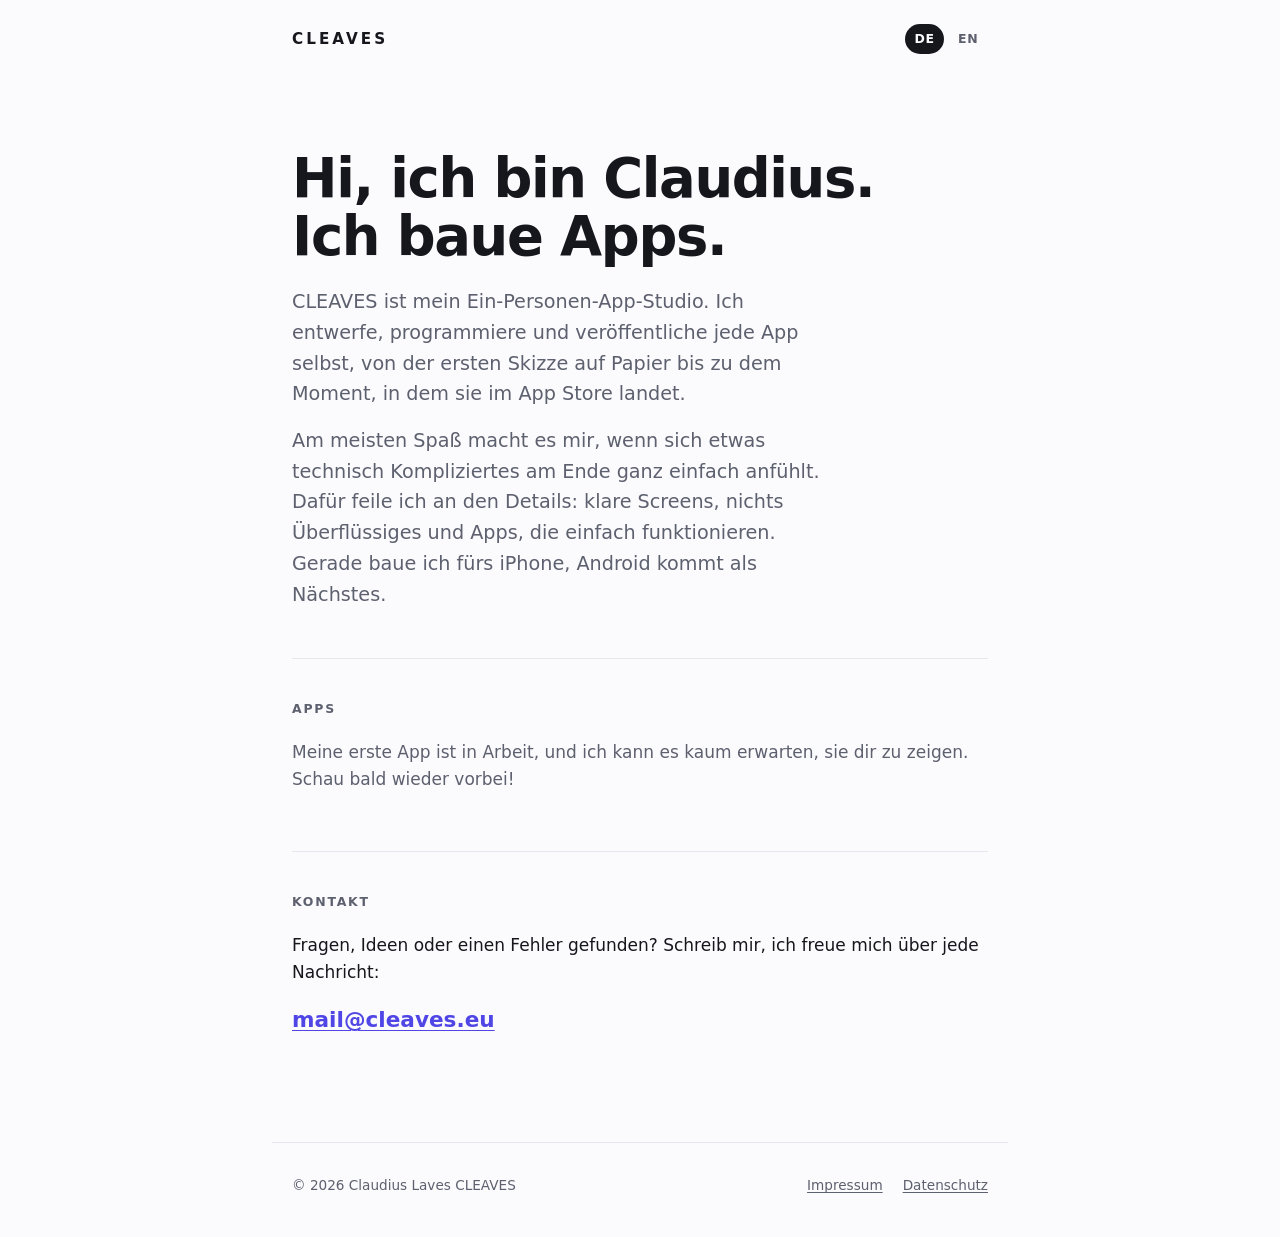
<file: de/index.html>
<!doctype html><html lang=de><head><meta name=generator content="Hugo 0.161.1"><meta charset=utf-8><meta name=viewport content="width=device-width,initial-scale=1"><title>CLEAVES</title><meta name=description content="Claudius Laves entwickelt unter dem Namen CLEAVES Apps. Zuerst fürs iPhone, Android folgt."><link rel=alternate hreflang=de href=https://www.cleaves.eu/de/><link rel=alternate hreflang=en href=https://www.cleaves.eu/en/><link rel=icon href=/favicon.svg type=image/svg+xml><link rel=stylesheet href=/css/main.min.72bade9b04f316ee5bf85beaa324b94a5d3fc0f952de2b952deb7112d5f4a98f.css integrity="sha256-crremwTzFu5b+FvqoyS5Sl0/wPlS3iuVLetxEtX0qY8="></head><body><header class="site-header wrap"><a class=wordmark href=/de/>CLEAVES</a><nav class=lang aria-label=Sprache><span aria-current=true>DE</span>
<a href=/en/ hreflang=en lang=en title=English>EN</a></nav></header><main class=wrap><section class=hero><h1>Hi, ich bin Claudius. Ich baue Apps.</h1><p>CLEAVES ist mein Ein-Personen-App-Studio. Ich entwerfe, programmiere und veröffentliche jede App
selbst, von der ersten Skizze auf Papier bis zu dem Moment, in dem sie im App Store landet.</p><p>Am meisten Spaß macht es mir, wenn sich etwas technisch Kompliziertes am Ende ganz einfach anfühlt.
Dafür feile ich an den Details: klare Screens, nichts Überflüssiges und Apps, die einfach
funktionieren. Gerade baue ich fürs iPhone, Android kommt als Nächstes.</p></section><section id=apps><h2 class=label>Apps</h2><p class=muted>Meine erste App ist in Arbeit, und ich kann es kaum erwarten, sie dir zu zeigen. Schau bald wieder vorbei!</p></section><section id=contact><h2 class=label>Kontakt</h2><p>Fragen, Ideen oder einen Fehler gefunden? Schreib mir, ich freue mich über jede Nachricht:</p><p><a class=mail href=mailto:mail@cleaves.eu>mail@cleaves.eu</a></p></section></main><footer class="site-footer wrap"><span>© 2026 Claudius Laves CLEAVES</span><nav><a href=/de/impressum/>Impressum</a><a href=/de/datenschutz/>Datenschutz</a></nav></footer></body></html>
</file>
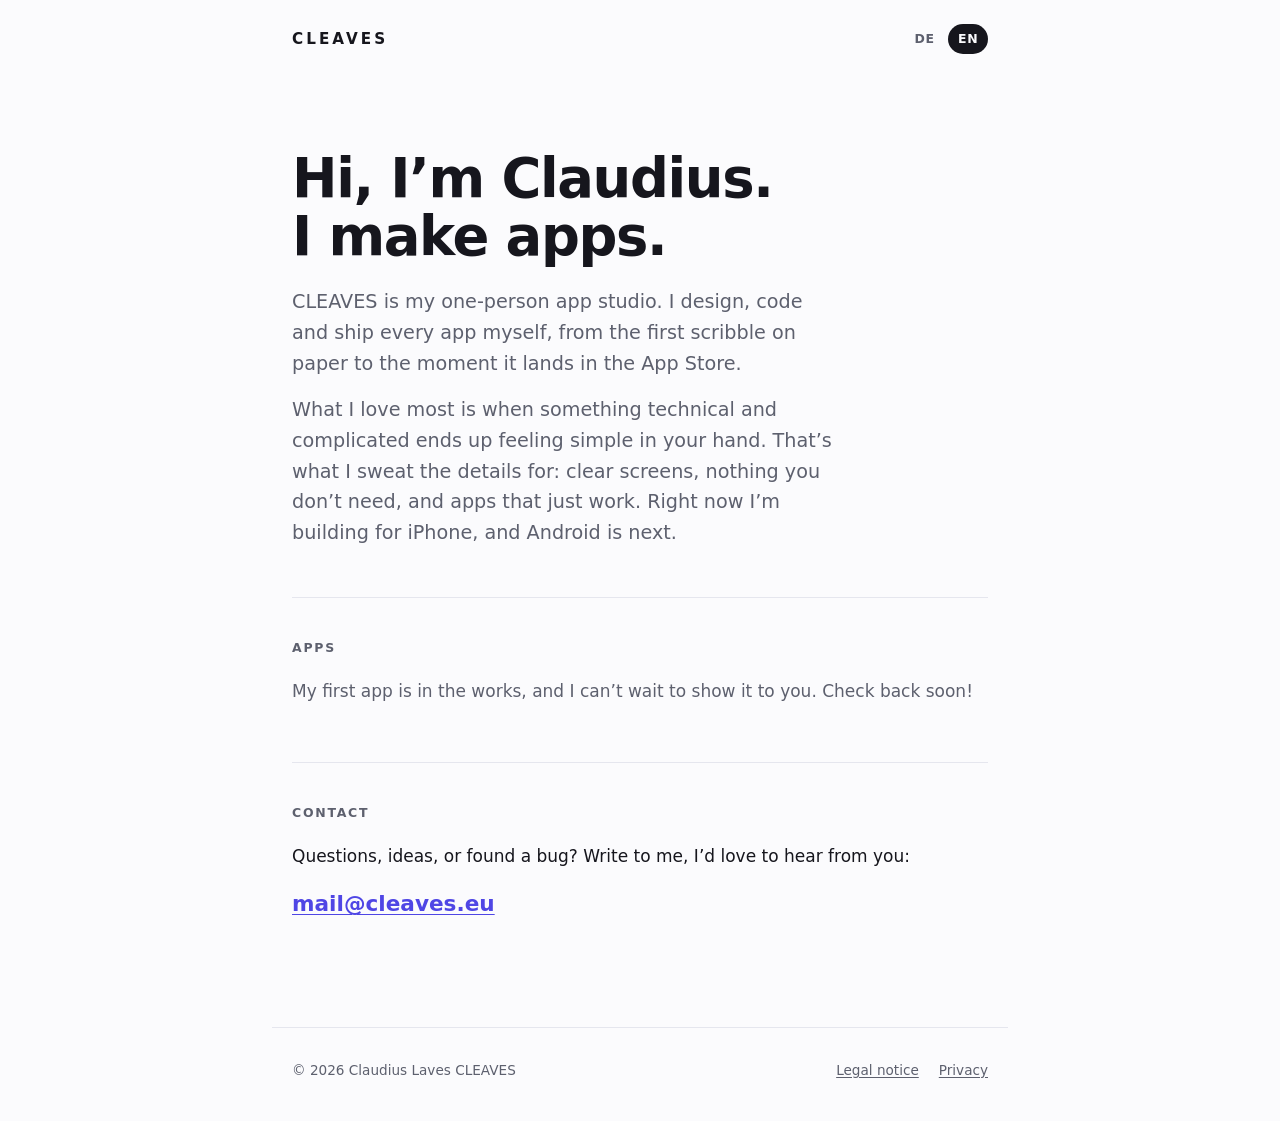
<file: en/index.html>
<!doctype html><html lang=en><head><meta name=generator content="Hugo 0.161.1"><meta charset=utf-8><meta name=viewport content="width=device-width,initial-scale=1"><title>CLEAVES</title><meta name=description content="Claudius Laves designs and builds apps under the name CLEAVES. iPhone first, Android next."><link rel=alternate hreflang=de href=https://www.cleaves.eu/de/><link rel=alternate hreflang=en href=https://www.cleaves.eu/en/><link rel=icon href=/favicon.svg type=image/svg+xml><link rel=stylesheet href=/css/main.min.72bade9b04f316ee5bf85beaa324b94a5d3fc0f952de2b952deb7112d5f4a98f.css integrity="sha256-crremwTzFu5b+FvqoyS5Sl0/wPlS3iuVLetxEtX0qY8="></head><body><header class="site-header wrap"><a class=wordmark href=/en/>CLEAVES</a><nav class=lang aria-label=Language><a href=/de/ hreflang=de lang=de title=Deutsch>DE</a>
<span aria-current=true>EN</span></nav></header><main class=wrap><section class=hero><h1>Hi, I’m Claudius. I make apps.</h1><p>CLEAVES is my one-person app studio. I design, code and ship every app myself, from the first
scribble on paper to the moment it lands in the App Store.</p><p>What I love most is when something technical and complicated ends up feeling simple in your hand.
That&rsquo;s what I sweat the details for: clear screens, nothing you don&rsquo;t need, and apps that just work.
Right now I&rsquo;m building for iPhone, and Android is next.</p></section><section id=apps><h2 class=label>Apps</h2><p class=muted>My first app is in the works, and I can’t wait to show it to you. Check back soon!</p></section><section id=contact><h2 class=label>Contact</h2><p>Questions, ideas, or found a bug? Write to me, I’d love to hear from you:</p><p><a class=mail href=mailto:mail@cleaves.eu>mail@cleaves.eu</a></p></section></main><footer class="site-footer wrap"><span>© 2026 Claudius Laves CLEAVES</span><nav><a href=/en/legal-notice/>Legal notice</a><a href=/en/privacy/>Privacy</a></nav></footer></body></html>
</file>
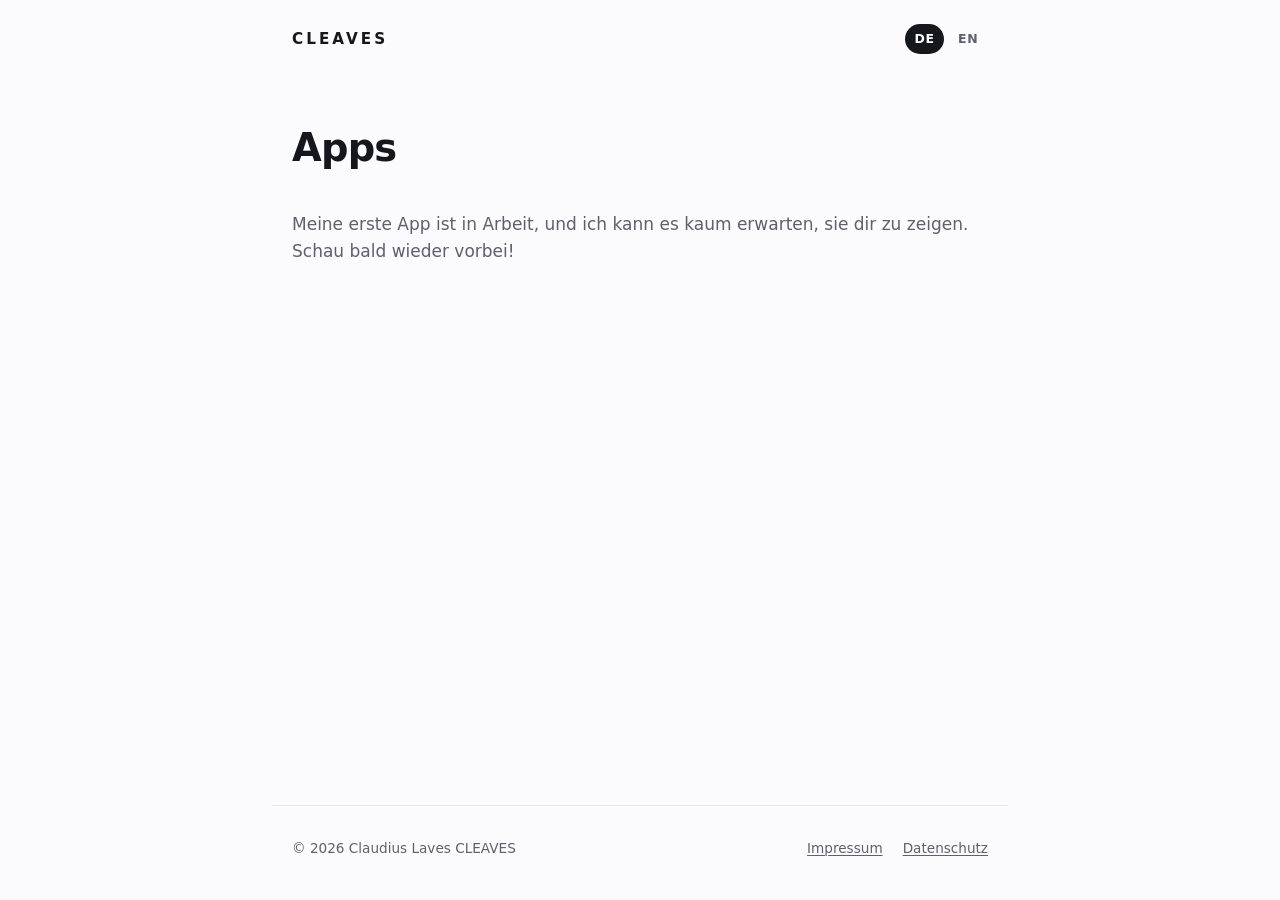
<file: de/apps/index.html>
<!doctype html><html lang=de><head><meta charset=utf-8><meta name=viewport content="width=device-width,initial-scale=1"><title>Apps · CLEAVES</title><link rel=alternate hreflang=de href=https://www.cleaves.eu/de/apps/><link rel=alternate hreflang=en href=https://www.cleaves.eu/en/apps/><link rel=icon href=/favicon.svg type=image/svg+xml><link rel=stylesheet href=/css/main.min.72bade9b04f316ee5bf85beaa324b94a5d3fc0f952de2b952deb7112d5f4a98f.css integrity="sha256-crremwTzFu5b+FvqoyS5Sl0/wPlS3iuVLetxEtX0qY8="></head><body><header class="site-header wrap"><a class=wordmark href=/de/>CLEAVES</a><nav class=lang aria-label=Sprache><span aria-current=true>DE</span>
<a href=/en/apps/ hreflang=en lang=en title=English>EN</a></nav></header><main class=wrap><article class=page><h1>Apps</h1><div class=apps><p class=muted>Meine erste App ist in Arbeit, und ich kann es kaum erwarten, sie dir zu zeigen. Schau bald wieder vorbei!</p></div></article></main><footer class="site-footer wrap"><span>© 2026 Claudius Laves CLEAVES</span><nav><a href=/de/impressum/>Impressum</a><a href=/de/datenschutz/>Datenschutz</a></nav></footer></body></html>
</file>
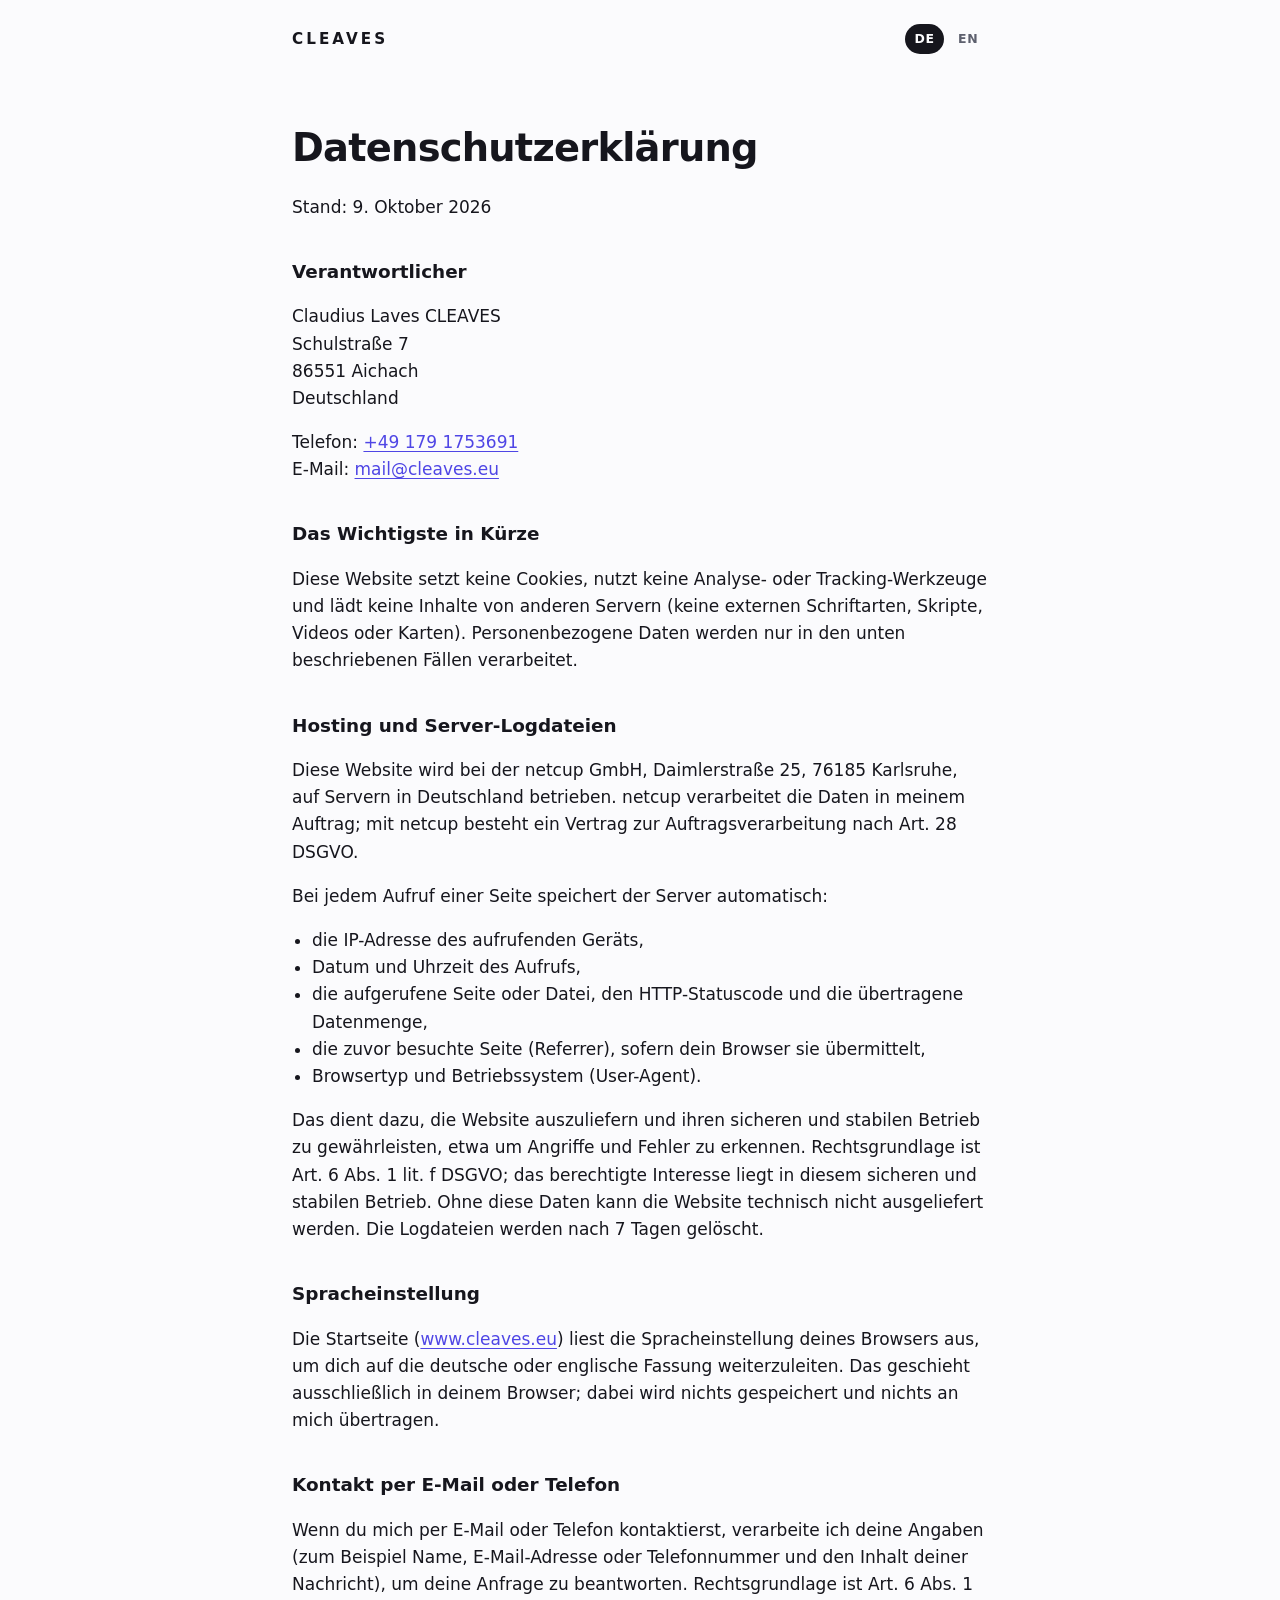
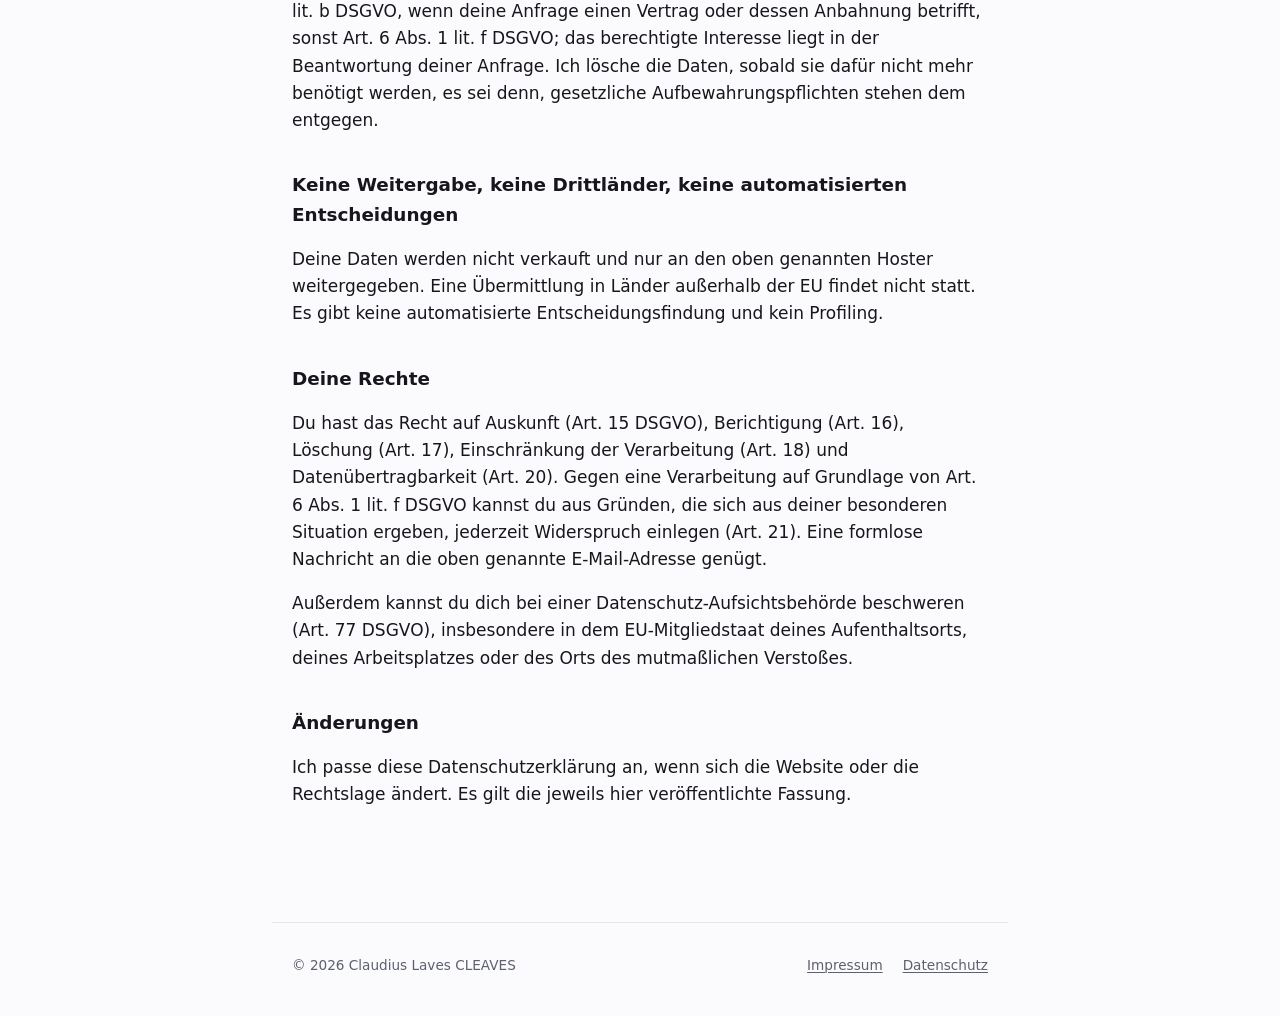
<file: de/datenschutz/index.html>
<!doctype html><html lang=de><head><meta charset=utf-8><meta name=viewport content="width=device-width,initial-scale=1"><title>Datenschutzerklärung · CLEAVES</title><link rel=alternate hreflang=de href=https://www.cleaves.eu/de/datenschutz/><link rel=alternate hreflang=en href=https://www.cleaves.eu/en/privacy/><link rel=icon href=/favicon.svg type=image/svg+xml><link rel=stylesheet href=/css/main.min.72bade9b04f316ee5bf85beaa324b94a5d3fc0f952de2b952deb7112d5f4a98f.css integrity="sha256-crremwTzFu5b+FvqoyS5Sl0/wPlS3iuVLetxEtX0qY8="></head><body><header class="site-header wrap"><a class=wordmark href=/de/>CLEAVES</a><nav class=lang aria-label=Sprache><span aria-current=true>DE</span>
<a href=/en/privacy/ hreflang=en lang=en title=English>EN</a></nav></header><main class=wrap><article class=page><header><h1>Datenschutzerklärung</h1></header><div class=prose><p>Stand: 9. Oktober 2026</p><h2 id=verantwortlicher>Verantwortlicher</h2><p>Claudius Laves CLEAVES<br>Schulstraße 7<br>86551 Aichach<br>Deutschland</p><p>Telefon: <a href=tel:+491791753691>+49 179 1753691</a><br>E-Mail: <a href=mailto:mail@cleaves.eu>mail@cleaves.eu</a></p><h2 id=das-wichtigste-in-kürze>Das Wichtigste in Kürze</h2><p>Diese Website setzt keine Cookies, nutzt keine Analyse- oder Tracking-Werkzeuge und lädt keine
Inhalte von anderen Servern (keine externen Schriftarten, Skripte, Videos oder Karten).
Personenbezogene Daten werden nur in den unten beschriebenen Fällen verarbeitet.</p><h2 id=hosting-und-server-logdateien>Hosting und Server-Logdateien</h2><p>Diese Website wird bei der netcup GmbH, Daimlerstraße 25, 76185 Karlsruhe, auf Servern in
Deutschland betrieben. netcup verarbeitet die Daten in meinem Auftrag; mit netcup besteht ein
Vertrag zur Auftragsverarbeitung nach Art. 28 DSGVO.</p><p>Bei jedem Aufruf einer Seite speichert der Server automatisch:</p><ul><li>die IP-Adresse des aufrufenden Geräts,</li><li>Datum und Uhrzeit des Aufrufs,</li><li>die aufgerufene Seite oder Datei, den HTTP-Statuscode und die übertragene Datenmenge,</li><li>die zuvor besuchte Seite (Referrer), sofern dein Browser sie übermittelt,</li><li>Browsertyp und Betriebssystem (User-Agent).</li></ul><p>Das dient dazu, die Website auszuliefern und ihren sicheren und stabilen Betrieb zu gewährleisten,
etwa um Angriffe und Fehler zu erkennen. Rechtsgrundlage ist Art. 6 Abs. 1 lit. f DSGVO; das
berechtigte Interesse liegt in diesem sicheren und stabilen Betrieb. Ohne diese Daten kann die
Website technisch nicht ausgeliefert werden. Die Logdateien werden nach
7 Tagen gelöscht.</p><h2 id=spracheinstellung>Spracheinstellung</h2><p>Die Startseite (<a href=https://www.cleaves.eu>www.cleaves.eu</a>) liest die Spracheinstellung deines Browsers aus, um dich auf die
deutsche oder englische Fassung weiterzuleiten. Das geschieht ausschließlich in deinem Browser;
dabei wird nichts gespeichert und nichts an mich übertragen.</p><h2 id=kontakt-per-e-mail-oder-telefon>Kontakt per E-Mail oder Telefon</h2><p>Wenn du mich per E-Mail oder Telefon kontaktierst, verarbeite ich deine Angaben (zum Beispiel
Name, E-Mail-Adresse oder Telefonnummer und den Inhalt deiner Nachricht), um deine Anfrage zu
beantworten. Rechtsgrundlage ist Art. 6 Abs. 1 lit. b DSGVO, wenn deine Anfrage einen Vertrag oder
dessen Anbahnung betrifft, sonst Art. 6 Abs. 1 lit. f DSGVO; das berechtigte Interesse liegt in
der Beantwortung deiner Anfrage. Ich lösche die Daten, sobald sie dafür nicht mehr benötigt
werden, es sei denn, gesetzliche Aufbewahrungspflichten stehen dem entgegen.</p><h2 id=keine-weitergabe-keine-drittländer-keine-automatisierten-entscheidungen>Keine Weitergabe, keine Drittländer, keine automatisierten Entscheidungen</h2><p>Deine Daten werden nicht verkauft und nur an den oben genannten Hoster weitergegeben. Eine
Übermittlung in Länder außerhalb der EU findet nicht statt. Es gibt keine automatisierte
Entscheidungsfindung und kein Profiling.</p><h2 id=deine-rechte>Deine Rechte</h2><p>Du hast das Recht auf Auskunft (Art. 15 DSGVO), Berichtigung (Art. 16), Löschung (Art. 17),
Einschränkung der Verarbeitung (Art. 18) und Datenübertragbarkeit (Art. 20). Gegen eine
Verarbeitung auf Grundlage von Art. 6 Abs. 1 lit. f DSGVO kannst du aus Gründen, die sich aus
deiner besonderen Situation ergeben, jederzeit Widerspruch einlegen (Art. 21). Eine formlose
Nachricht an die oben genannte E-Mail-Adresse genügt.</p><p>Außerdem kannst du dich bei einer Datenschutz-Aufsichtsbehörde beschweren (Art. 77 DSGVO),
insbesondere in dem EU-Mitgliedstaat deines Aufenthaltsorts, deines Arbeitsplatzes oder des Orts
des mutmaßlichen Verstoßes.</p><h2 id=änderungen>Änderungen</h2><p>Ich passe diese Datenschutzerklärung an, wenn sich die Website oder die Rechtslage ändert. Es gilt
die jeweils hier veröffentlichte Fassung.</p></div></article></main><footer class="site-footer wrap"><span>© 2026 Claudius Laves CLEAVES</span><nav><a href=/de/impressum/>Impressum</a><a href=/de/datenschutz/>Datenschutz</a></nav></footer></body></html>
</file>
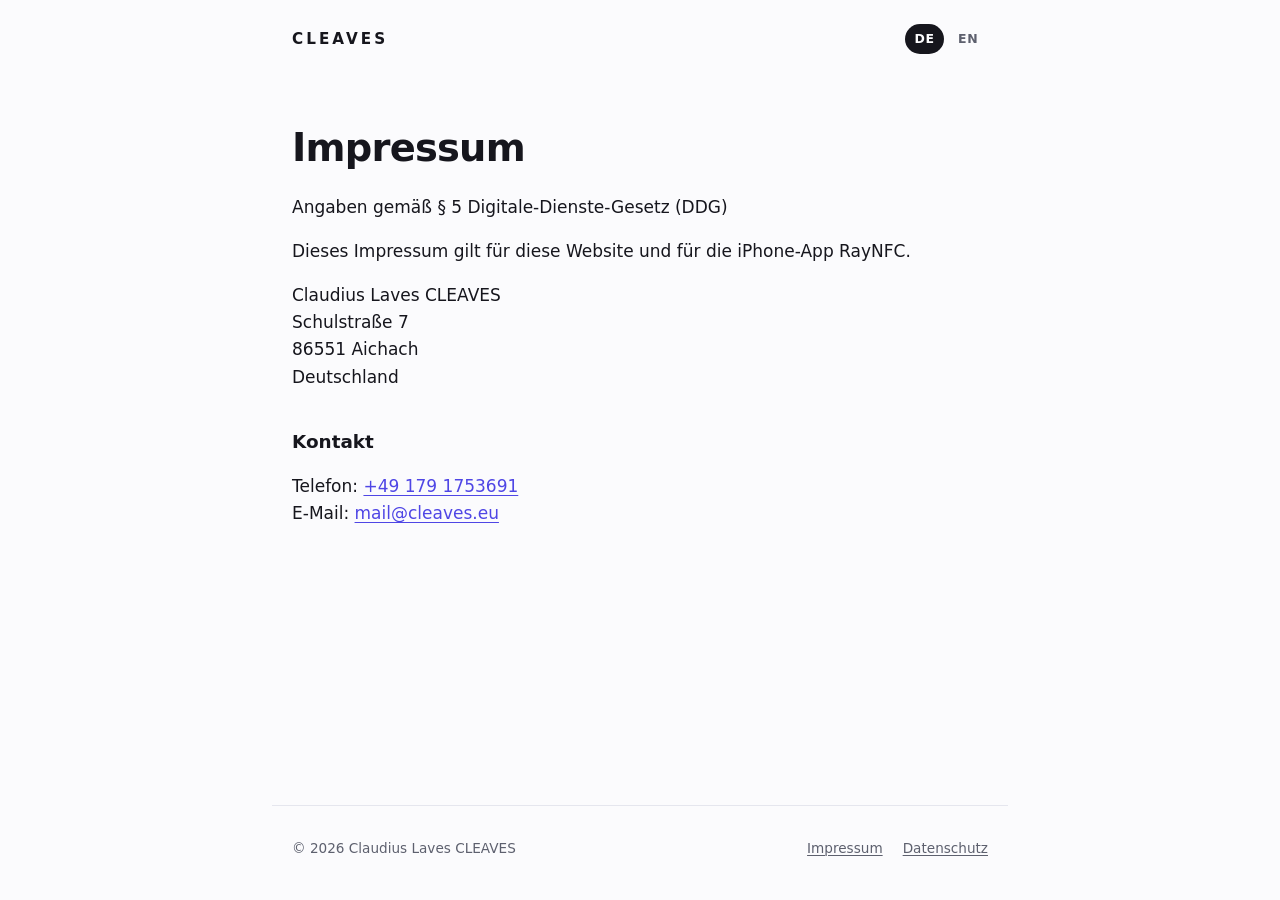
<file: de/impressum/index.html>
<!doctype html><html lang=de><head><meta charset=utf-8><meta name=viewport content="width=device-width,initial-scale=1"><title>Impressum · CLEAVES</title><link rel=alternate hreflang=de href=https://www.cleaves.eu/de/impressum/><link rel=alternate hreflang=en href=https://www.cleaves.eu/en/legal-notice/><link rel=icon href=/favicon.svg type=image/svg+xml><link rel=stylesheet href=/css/main.min.72bade9b04f316ee5bf85beaa324b94a5d3fc0f952de2b952deb7112d5f4a98f.css integrity="sha256-crremwTzFu5b+FvqoyS5Sl0/wPlS3iuVLetxEtX0qY8="></head><body><header class="site-header wrap"><a class=wordmark href=/de/>CLEAVES</a><nav class=lang aria-label=Sprache><span aria-current=true>DE</span>
<a href=/en/legal-notice/ hreflang=en lang=en title=English>EN</a></nav></header><main class=wrap><article class=page><header><h1>Impressum</h1></header><div class=prose><p>Angaben gemäß § 5 Digitale-Dienste-Gesetz (DDG)</p><p>Dieses Impressum gilt für diese Website und für die iPhone-App RayNFC.</p><p>Claudius Laves CLEAVES<br>Schulstraße 7<br>86551 Aichach<br>Deutschland</p><h2 id=kontakt>Kontakt</h2><p>Telefon: <a href=tel:+491791753691>+49 179 1753691</a><br>E-Mail: <a href=mailto:mail@cleaves.eu>mail@cleaves.eu</a></p></div></article></main><footer class="site-footer wrap"><span>© 2026 Claudius Laves CLEAVES</span><nav><a href=/de/impressum/>Impressum</a><a href=/de/datenschutz/>Datenschutz</a></nav></footer></body></html>
</file>
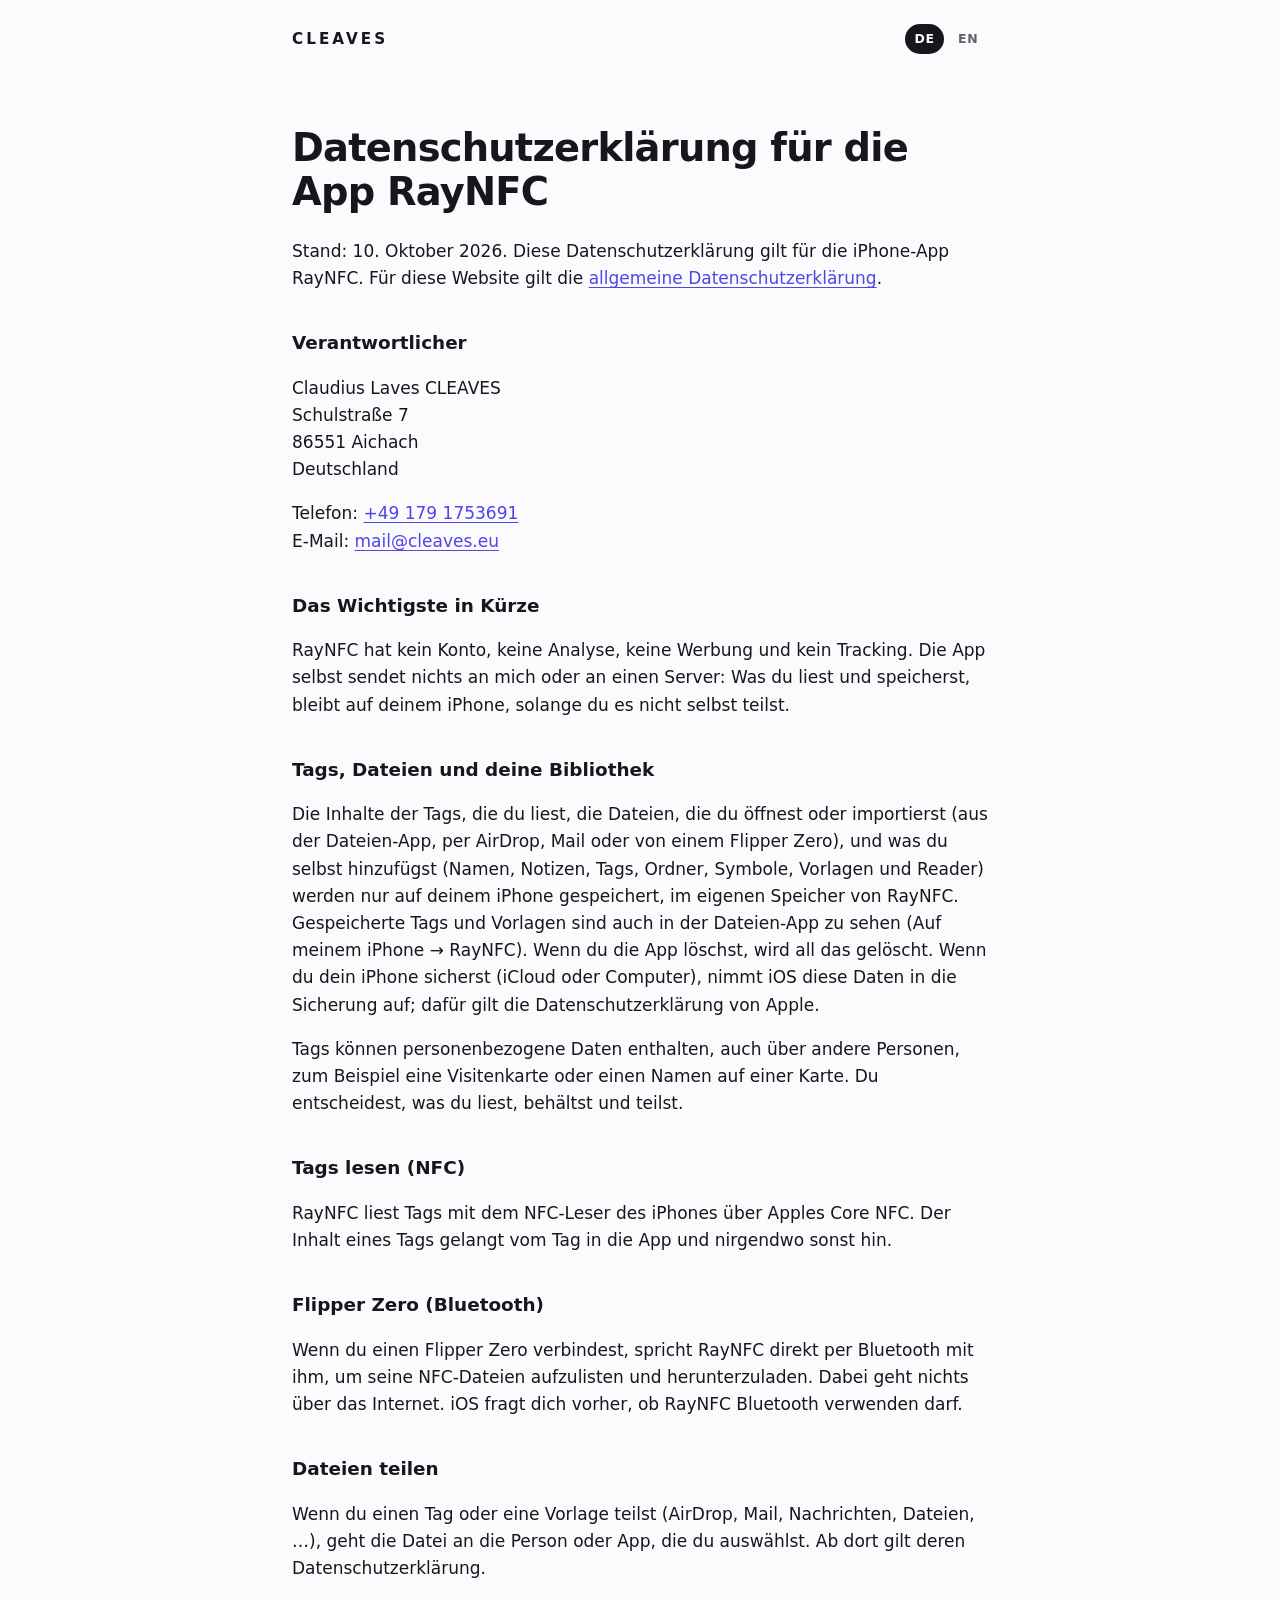
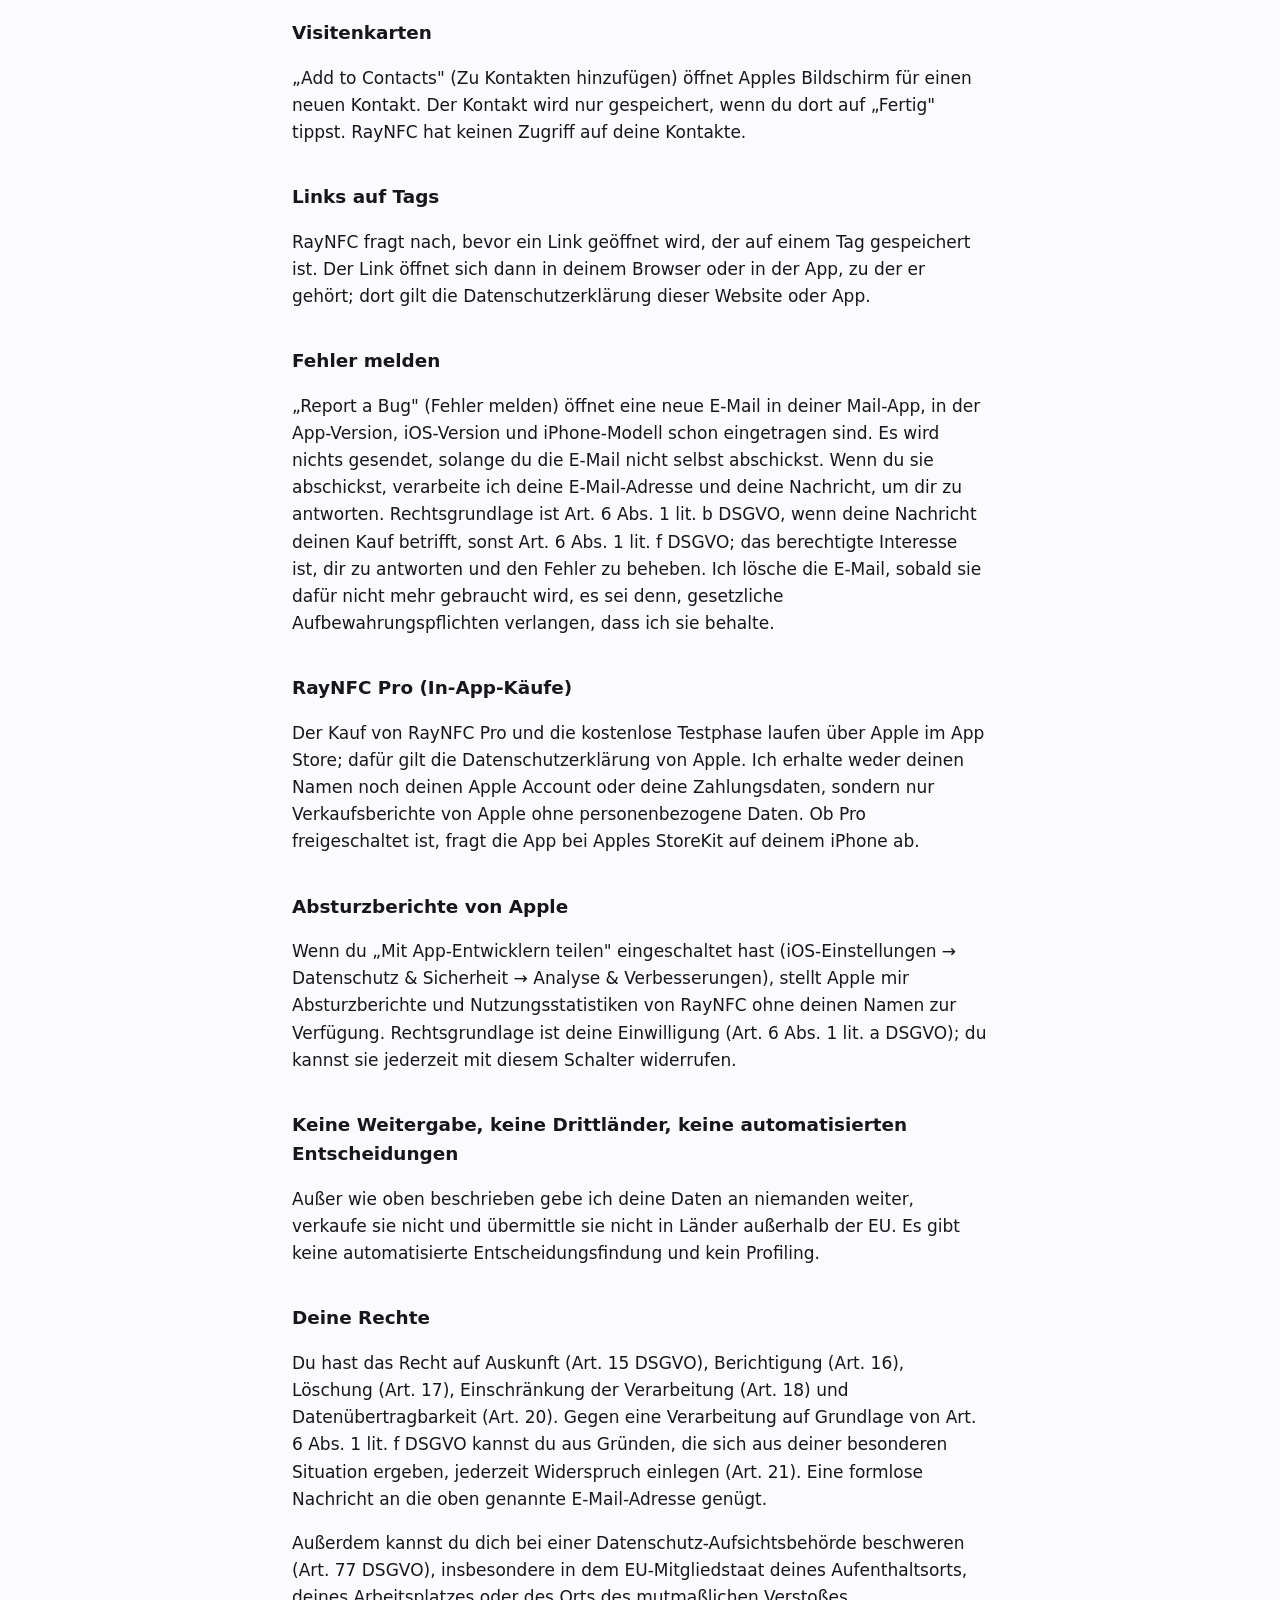
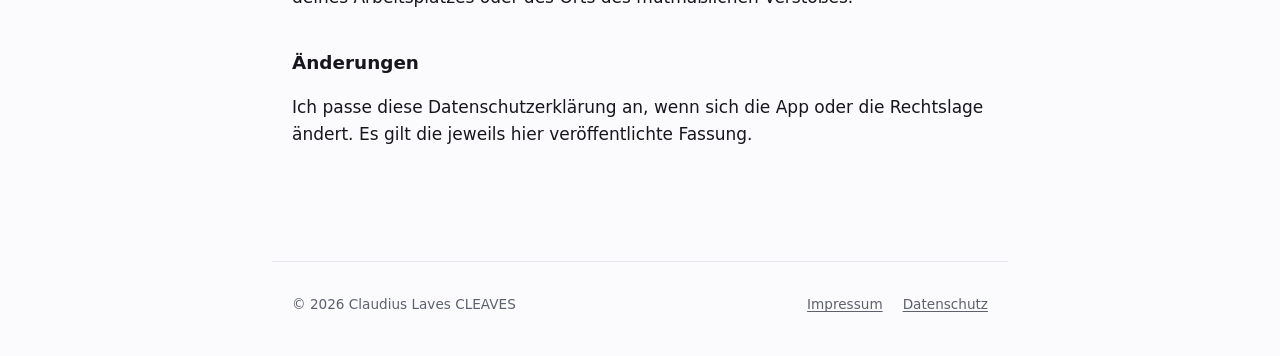
<file: de/raynfc-datenschutz/index.html>
<!doctype html><html lang=de><head><meta charset=utf-8><meta name=viewport content="width=device-width,initial-scale=1"><title>Datenschutzerklärung für die App RayNFC · CLEAVES</title><link rel=alternate hreflang=de href=https://www.cleaves.eu/de/raynfc-datenschutz/><link rel=alternate hreflang=en href=https://www.cleaves.eu/en/raynfc-privacy/><link rel=icon href=/favicon.svg type=image/svg+xml><link rel=stylesheet href=/css/main.min.72bade9b04f316ee5bf85beaa324b94a5d3fc0f952de2b952deb7112d5f4a98f.css integrity="sha256-crremwTzFu5b+FvqoyS5Sl0/wPlS3iuVLetxEtX0qY8="></head><body><header class="site-header wrap"><a class=wordmark href=/de/>CLEAVES</a><nav class=lang aria-label=Sprache><span aria-current=true>DE</span>
<a href=/en/raynfc-privacy/ hreflang=en lang=en title=English>EN</a></nav></header><main class=wrap><article class=page><header><h1>Datenschutzerklärung für die App RayNFC</h1></header><div class=prose><p>Stand: 10. Oktober 2026. Diese Datenschutzerklärung gilt für die iPhone-App RayNFC. Für diese
Website gilt die <a href=/de/datenschutz/>allgemeine Datenschutzerklärung</a>.</p><h2 id=verantwortlicher>Verantwortlicher</h2><p>Claudius Laves CLEAVES<br>Schulstraße 7<br>86551 Aichach<br>Deutschland</p><p>Telefon: <a href=tel:+491791753691>+49 179 1753691</a><br>E-Mail: <a href=mailto:mail@cleaves.eu>mail@cleaves.eu</a></p><h2 id=das-wichtigste-in-kürze>Das Wichtigste in Kürze</h2><p>RayNFC hat kein Konto, keine Analyse, keine Werbung und kein Tracking. Die App selbst sendet nichts
an mich oder an einen Server: Was du liest und speicherst, bleibt auf deinem iPhone, solange du es
nicht selbst teilst.</p><h2 id=tags-dateien-und-deine-bibliothek>Tags, Dateien und deine Bibliothek</h2><p>Die Inhalte der Tags, die du liest, die Dateien, die du öffnest oder importierst (aus der
Dateien-App, per AirDrop, Mail oder von einem Flipper Zero), und was du selbst hinzufügst (Namen,
Notizen, Tags, Ordner, Symbole, Vorlagen und Reader) werden nur auf deinem iPhone gespeichert, im
eigenen Speicher von RayNFC. Gespeicherte Tags und Vorlagen sind auch in der Dateien-App zu sehen
(Auf meinem iPhone → RayNFC). Wenn du die App löschst, wird all das gelöscht. Wenn du dein iPhone
sicherst (iCloud oder Computer), nimmt iOS diese Daten in die Sicherung auf; dafür gilt die
Datenschutzerklärung von Apple.</p><p>Tags können personenbezogene Daten enthalten, auch über andere Personen, zum Beispiel eine
Visitenkarte oder einen Namen auf einer Karte. Du entscheidest, was du liest, behältst und teilst.</p><h2 id=tags-lesen-nfc>Tags lesen (NFC)</h2><p>RayNFC liest Tags mit dem NFC-Leser des iPhones über Apples Core NFC. Der Inhalt eines Tags
gelangt vom Tag in die App und nirgendwo sonst hin.</p><h2 id=flipper-zero-bluetooth>Flipper Zero (Bluetooth)</h2><p>Wenn du einen Flipper Zero verbindest, spricht RayNFC direkt per Bluetooth mit ihm, um seine
NFC-Dateien aufzulisten und herunterzuladen. Dabei geht nichts über das Internet. iOS fragt dich
vorher, ob RayNFC Bluetooth verwenden darf.</p><h2 id=dateien-teilen>Dateien teilen</h2><p>Wenn du einen Tag oder eine Vorlage teilst (AirDrop, Mail, Nachrichten, Dateien, …), geht die Datei
an die Person oder App, die du auswählst. Ab dort gilt deren Datenschutzerklärung.</p><h2 id=visitenkarten>Visitenkarten</h2><p>„Add to Contacts" (Zu Kontakten hinzufügen) öffnet Apples Bildschirm für einen neuen Kontakt. Der
Kontakt wird nur gespeichert, wenn du dort auf „Fertig" tippst. RayNFC hat keinen Zugriff auf deine
Kontakte.</p><h2 id=links-auf-tags>Links auf Tags</h2><p>RayNFC fragt nach, bevor ein Link geöffnet wird, der auf einem Tag gespeichert ist. Der Link öffnet
sich dann in deinem Browser oder in der App, zu der er gehört; dort gilt die Datenschutzerklärung
dieser Website oder App.</p><h2 id=fehler-melden>Fehler melden</h2><p>„Report a Bug" (Fehler melden) öffnet eine neue E-Mail in deiner Mail-App, in der App-Version,
iOS-Version und iPhone-Modell schon eingetragen sind. Es wird nichts gesendet, solange du die E-Mail
nicht selbst abschickst. Wenn du sie abschickst, verarbeite ich deine E-Mail-Adresse und deine
Nachricht, um dir zu antworten. Rechtsgrundlage ist Art. 6 Abs. 1 lit. b DSGVO, wenn deine Nachricht
deinen Kauf betrifft, sonst Art. 6 Abs. 1 lit. f DSGVO; das berechtigte Interesse ist, dir zu
antworten und den Fehler zu beheben. Ich lösche die E-Mail, sobald sie dafür nicht mehr gebraucht
wird, es sei denn, gesetzliche Aufbewahrungspflichten verlangen, dass ich sie behalte.</p><h2 id=raynfc-pro-in-app-käufe>RayNFC Pro (In-App-Käufe)</h2><p>Der Kauf von RayNFC Pro und die kostenlose Testphase laufen über Apple im App Store; dafür gilt die
Datenschutzerklärung von Apple. Ich erhalte weder deinen Namen noch deinen Apple Account oder deine
Zahlungsdaten, sondern nur Verkaufsberichte von Apple ohne personenbezogene Daten. Ob Pro
freigeschaltet ist, fragt die App bei Apples StoreKit auf deinem iPhone ab.</p><h2 id=absturzberichte-von-apple>Absturzberichte von Apple</h2><p>Wenn du „Mit App-Entwicklern teilen" eingeschaltet hast (iOS-Einstellungen → Datenschutz &
Sicherheit → Analyse & Verbesserungen), stellt Apple mir Absturzberichte und Nutzungsstatistiken von
RayNFC ohne deinen Namen zur Verfügung. Rechtsgrundlage ist deine Einwilligung (Art. 6 Abs. 1 lit. a
DSGVO); du kannst sie jederzeit mit diesem Schalter widerrufen.</p><h2 id=keine-weitergabe-keine-drittländer-keine-automatisierten-entscheidungen>Keine Weitergabe, keine Drittländer, keine automatisierten Entscheidungen</h2><p>Außer wie oben beschrieben gebe ich deine Daten an niemanden weiter, verkaufe sie nicht und
übermittle sie nicht in Länder außerhalb der EU. Es gibt keine automatisierte Entscheidungsfindung
und kein Profiling.</p><h2 id=deine-rechte>Deine Rechte</h2><p>Du hast das Recht auf Auskunft (Art. 15 DSGVO), Berichtigung (Art. 16), Löschung (Art. 17),
Einschränkung der Verarbeitung (Art. 18) und Datenübertragbarkeit (Art. 20). Gegen eine
Verarbeitung auf Grundlage von Art. 6 Abs. 1 lit. f DSGVO kannst du aus Gründen, die sich aus
deiner besonderen Situation ergeben, jederzeit Widerspruch einlegen (Art. 21). Eine formlose
Nachricht an die oben genannte E-Mail-Adresse genügt.</p><p>Außerdem kannst du dich bei einer Datenschutz-Aufsichtsbehörde beschweren (Art. 77 DSGVO),
insbesondere in dem EU-Mitgliedstaat deines Aufenthaltsorts, deines Arbeitsplatzes oder des Orts
des mutmaßlichen Verstoßes.</p><h2 id=änderungen>Änderungen</h2><p>Ich passe diese Datenschutzerklärung an, wenn sich die App oder die Rechtslage ändert. Es gilt die
jeweils hier veröffentlichte Fassung.</p></div></article></main><footer class="site-footer wrap"><span>© 2026 Claudius Laves CLEAVES</span><nav><a href=/de/impressum/>Impressum</a><a href=/de/datenschutz/>Datenschutz</a></nav></footer></body></html>
</file>
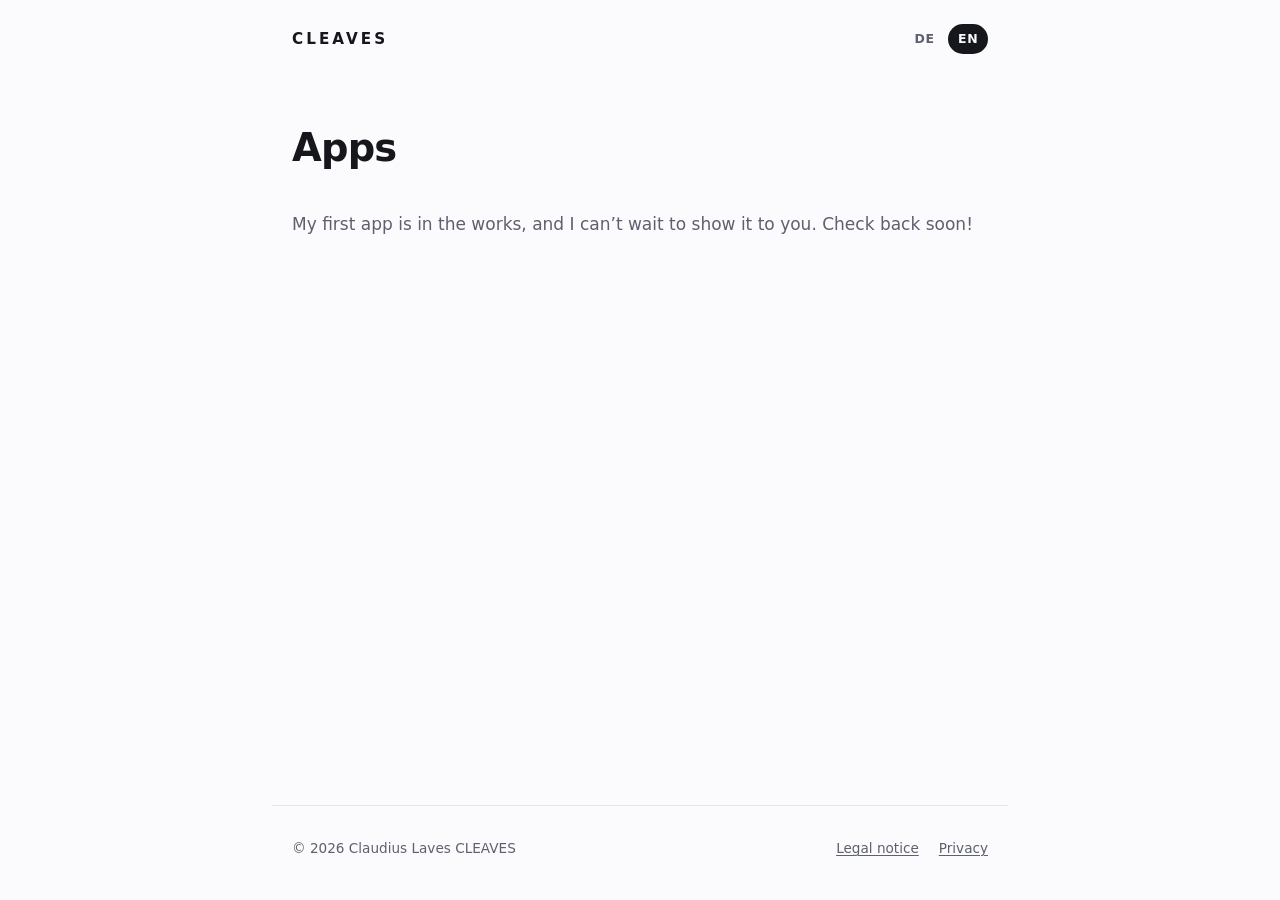
<file: en/apps/index.html>
<!doctype html><html lang=en><head><meta charset=utf-8><meta name=viewport content="width=device-width,initial-scale=1"><title>Apps · CLEAVES</title><link rel=alternate hreflang=de href=https://www.cleaves.eu/de/apps/><link rel=alternate hreflang=en href=https://www.cleaves.eu/en/apps/><link rel=icon href=/favicon.svg type=image/svg+xml><link rel=stylesheet href=/css/main.min.72bade9b04f316ee5bf85beaa324b94a5d3fc0f952de2b952deb7112d5f4a98f.css integrity="sha256-crremwTzFu5b+FvqoyS5Sl0/wPlS3iuVLetxEtX0qY8="></head><body><header class="site-header wrap"><a class=wordmark href=/en/>CLEAVES</a><nav class=lang aria-label=Language><a href=/de/apps/ hreflang=de lang=de title=Deutsch>DE</a>
<span aria-current=true>EN</span></nav></header><main class=wrap><article class=page><h1>Apps</h1><div class=apps><p class=muted>My first app is in the works, and I can’t wait to show it to you. Check back soon!</p></div></article></main><footer class="site-footer wrap"><span>© 2026 Claudius Laves CLEAVES</span><nav><a href=/en/legal-notice/>Legal notice</a><a href=/en/privacy/>Privacy</a></nav></footer></body></html>
</file>
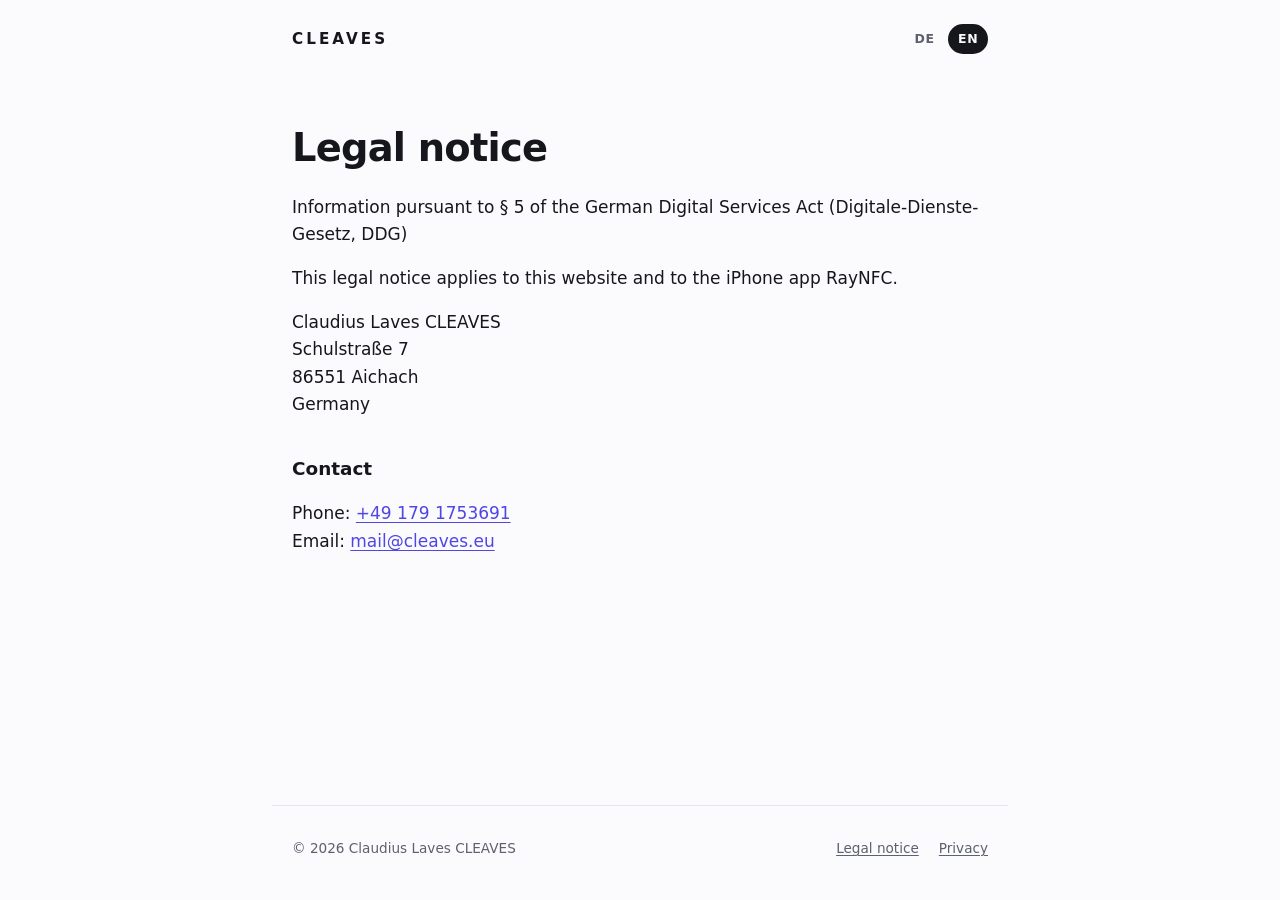
<file: en/legal-notice/index.html>
<!doctype html><html lang=en><head><meta charset=utf-8><meta name=viewport content="width=device-width,initial-scale=1"><title>Legal notice · CLEAVES</title><link rel=alternate hreflang=de href=https://www.cleaves.eu/de/impressum/><link rel=alternate hreflang=en href=https://www.cleaves.eu/en/legal-notice/><link rel=icon href=/favicon.svg type=image/svg+xml><link rel=stylesheet href=/css/main.min.72bade9b04f316ee5bf85beaa324b94a5d3fc0f952de2b952deb7112d5f4a98f.css integrity="sha256-crremwTzFu5b+FvqoyS5Sl0/wPlS3iuVLetxEtX0qY8="></head><body><header class="site-header wrap"><a class=wordmark href=/en/>CLEAVES</a><nav class=lang aria-label=Language><a href=/de/impressum/ hreflang=de lang=de title=Deutsch>DE</a>
<span aria-current=true>EN</span></nav></header><main class=wrap><article class=page><header><h1>Legal notice</h1></header><div class=prose><p>Information pursuant to § 5 of the German Digital Services Act (Digitale-Dienste-Gesetz, DDG)</p><p>This legal notice applies to this website and to the iPhone app RayNFC.</p><p>Claudius Laves CLEAVES<br>Schulstraße 7<br>86551 Aichach<br>Germany</p><h2 id=contact>Contact</h2><p>Phone: <a href=tel:+491791753691>+49 179 1753691</a><br>Email: <a href=mailto:mail@cleaves.eu>mail@cleaves.eu</a></p></div></article></main><footer class="site-footer wrap"><span>© 2026 Claudius Laves CLEAVES</span><nav><a href=/en/legal-notice/>Legal notice</a><a href=/en/privacy/>Privacy</a></nav></footer></body></html>
</file>
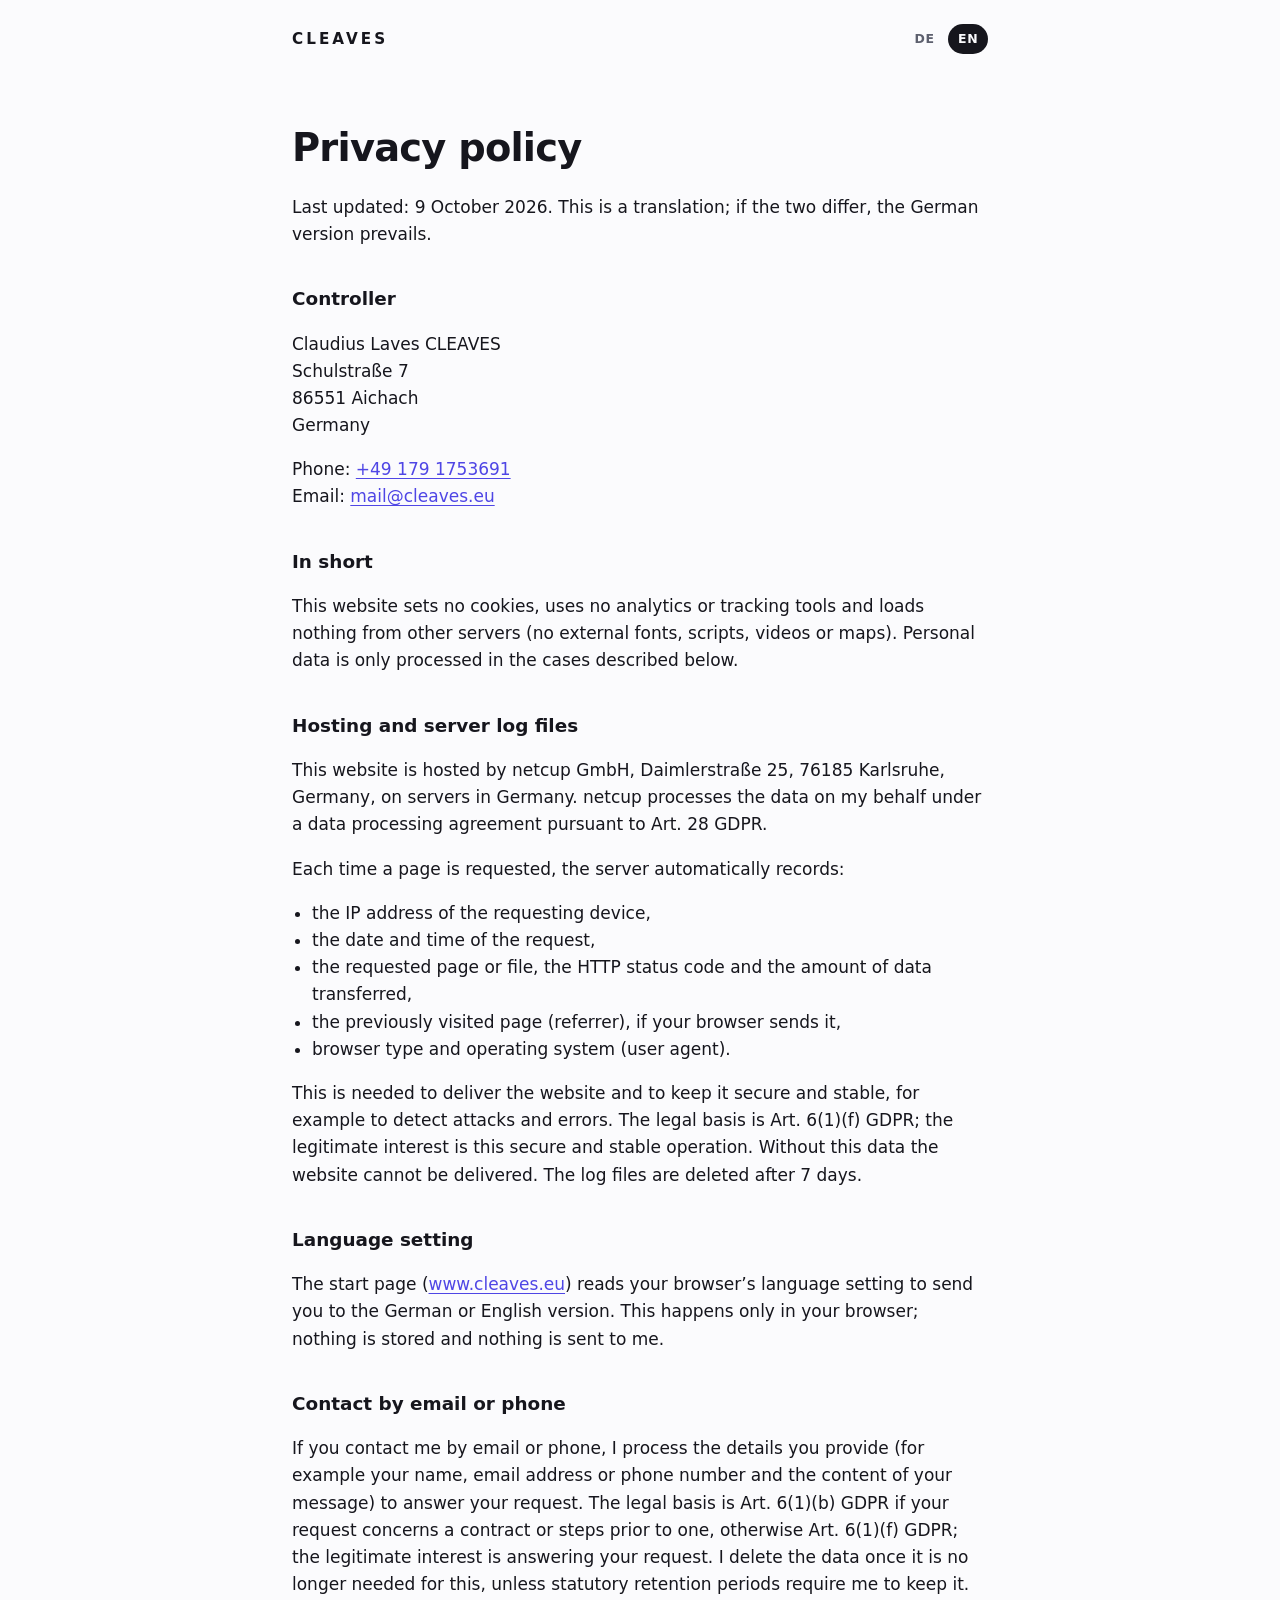
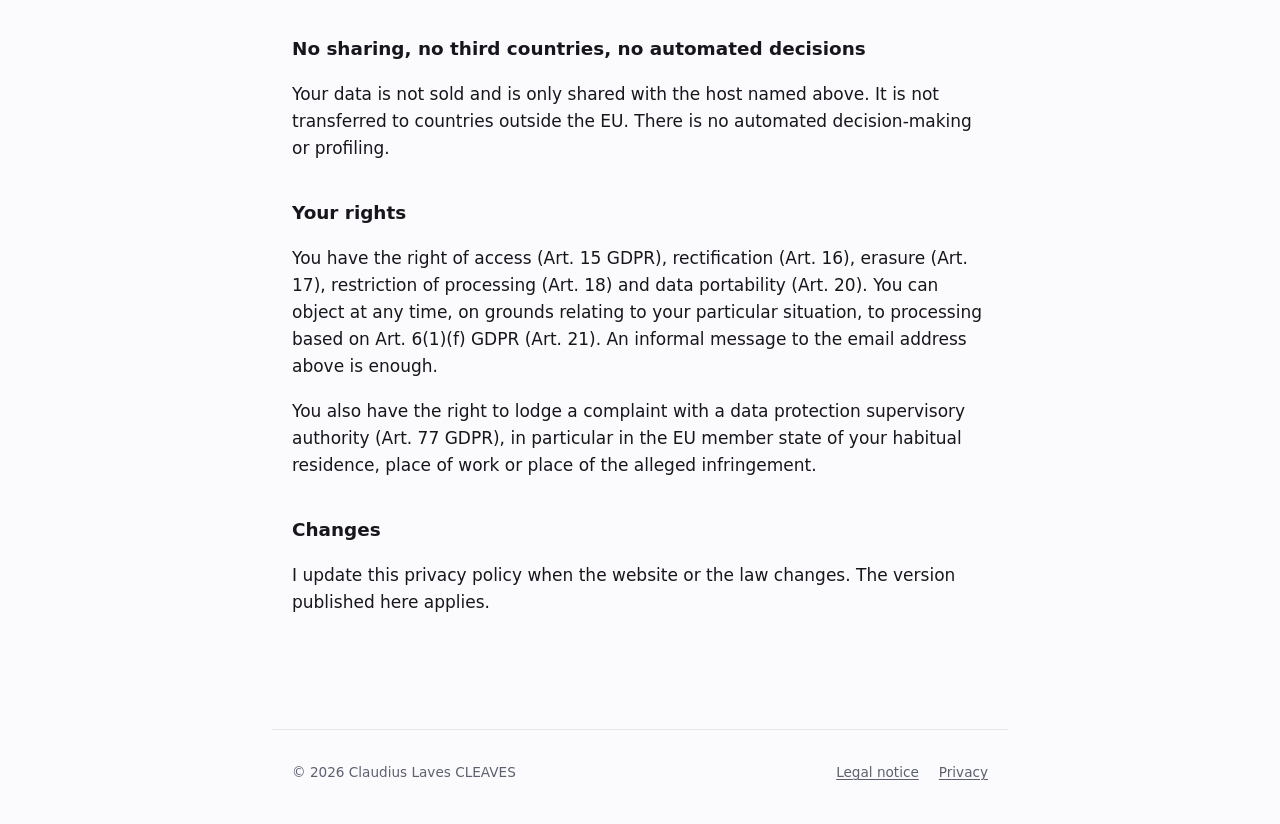
<file: en/privacy/index.html>
<!doctype html><html lang=en><head><meta charset=utf-8><meta name=viewport content="width=device-width,initial-scale=1"><title>Privacy policy · CLEAVES</title><link rel=alternate hreflang=de href=https://www.cleaves.eu/de/datenschutz/><link rel=alternate hreflang=en href=https://www.cleaves.eu/en/privacy/><link rel=icon href=/favicon.svg type=image/svg+xml><link rel=stylesheet href=/css/main.min.72bade9b04f316ee5bf85beaa324b94a5d3fc0f952de2b952deb7112d5f4a98f.css integrity="sha256-crremwTzFu5b+FvqoyS5Sl0/wPlS3iuVLetxEtX0qY8="></head><body><header class="site-header wrap"><a class=wordmark href=/en/>CLEAVES</a><nav class=lang aria-label=Language><a href=/de/datenschutz/ hreflang=de lang=de title=Deutsch>DE</a>
<span aria-current=true>EN</span></nav></header><main class=wrap><article class=page><header><h1>Privacy policy</h1></header><div class=prose><p>Last updated: 9 October 2026. This is a translation; if the two differ, the German version
prevails.</p><h2 id=controller>Controller</h2><p>Claudius Laves CLEAVES<br>Schulstraße 7<br>86551 Aichach<br>Germany</p><p>Phone: <a href=tel:+491791753691>+49 179 1753691</a><br>Email: <a href=mailto:mail@cleaves.eu>mail@cleaves.eu</a></p><h2 id=in-short>In short</h2><p>This website sets no cookies, uses no analytics or tracking tools and loads nothing from other
servers (no external fonts, scripts, videos or maps). Personal data is only processed in the cases
described below.</p><h2 id=hosting-and-server-log-files>Hosting and server log files</h2><p>This website is hosted by netcup GmbH, Daimlerstraße 25, 76185 Karlsruhe, Germany, on servers in
Germany. netcup processes the data on my behalf under a data processing agreement pursuant to
Art. 28 GDPR.</p><p>Each time a page is requested, the server automatically records:</p><ul><li>the IP address of the requesting device,</li><li>the date and time of the request,</li><li>the requested page or file, the HTTP status code and the amount of data transferred,</li><li>the previously visited page (referrer), if your browser sends it,</li><li>browser type and operating system (user agent).</li></ul><p>This is needed to deliver the website and to keep it secure and stable, for example to detect
attacks and errors. The legal basis is Art. 6(1)(f) GDPR; the legitimate interest is this secure
and stable operation. Without this data the website cannot be delivered. The log files are
deleted after 7 days.</p><h2 id=language-setting>Language setting</h2><p>The start page (<a href=https://www.cleaves.eu>www.cleaves.eu</a>) reads your browser&rsquo;s language setting to send you to the German or
English version. This happens only in your browser; nothing is stored and nothing is sent to me.</p><h2 id=contact-by-email-or-phone>Contact by email or phone</h2><p>If you contact me by email or phone, I process the details you provide (for example your name,
email address or phone number and the content of your message) to answer your request. The legal
basis is Art. 6(1)(b) GDPR if your request concerns a contract or steps prior to one, otherwise
Art. 6(1)(f) GDPR; the legitimate interest is answering your request. I delete the data once it
is no longer needed for this, unless statutory retention periods require me to keep it.</p><h2 id=no-sharing-no-third-countries-no-automated-decisions>No sharing, no third countries, no automated decisions</h2><p>Your data is not sold and is only shared with the host named above. It is not transferred to
countries outside the EU. There is no automated decision-making or profiling.</p><h2 id=your-rights>Your rights</h2><p>You have the right of access (Art. 15 GDPR), rectification (Art. 16), erasure (Art. 17),
restriction of processing (Art. 18) and data portability (Art. 20). You can object at any time,
on grounds relating to your particular situation, to processing based on Art. 6(1)(f) GDPR
(Art. 21). An informal message to the email address above is enough.</p><p>You also have the right to lodge a complaint with a data protection supervisory authority
(Art. 77 GDPR), in particular in the EU member state of your habitual residence, place of work or
place of the alleged infringement.</p><h2 id=changes>Changes</h2><p>I update this privacy policy when the website or the law changes. The version published here
applies.</p></div></article></main><footer class="site-footer wrap"><span>© 2026 Claudius Laves CLEAVES</span><nav><a href=/en/legal-notice/>Legal notice</a><a href=/en/privacy/>Privacy</a></nav></footer></body></html>
</file>
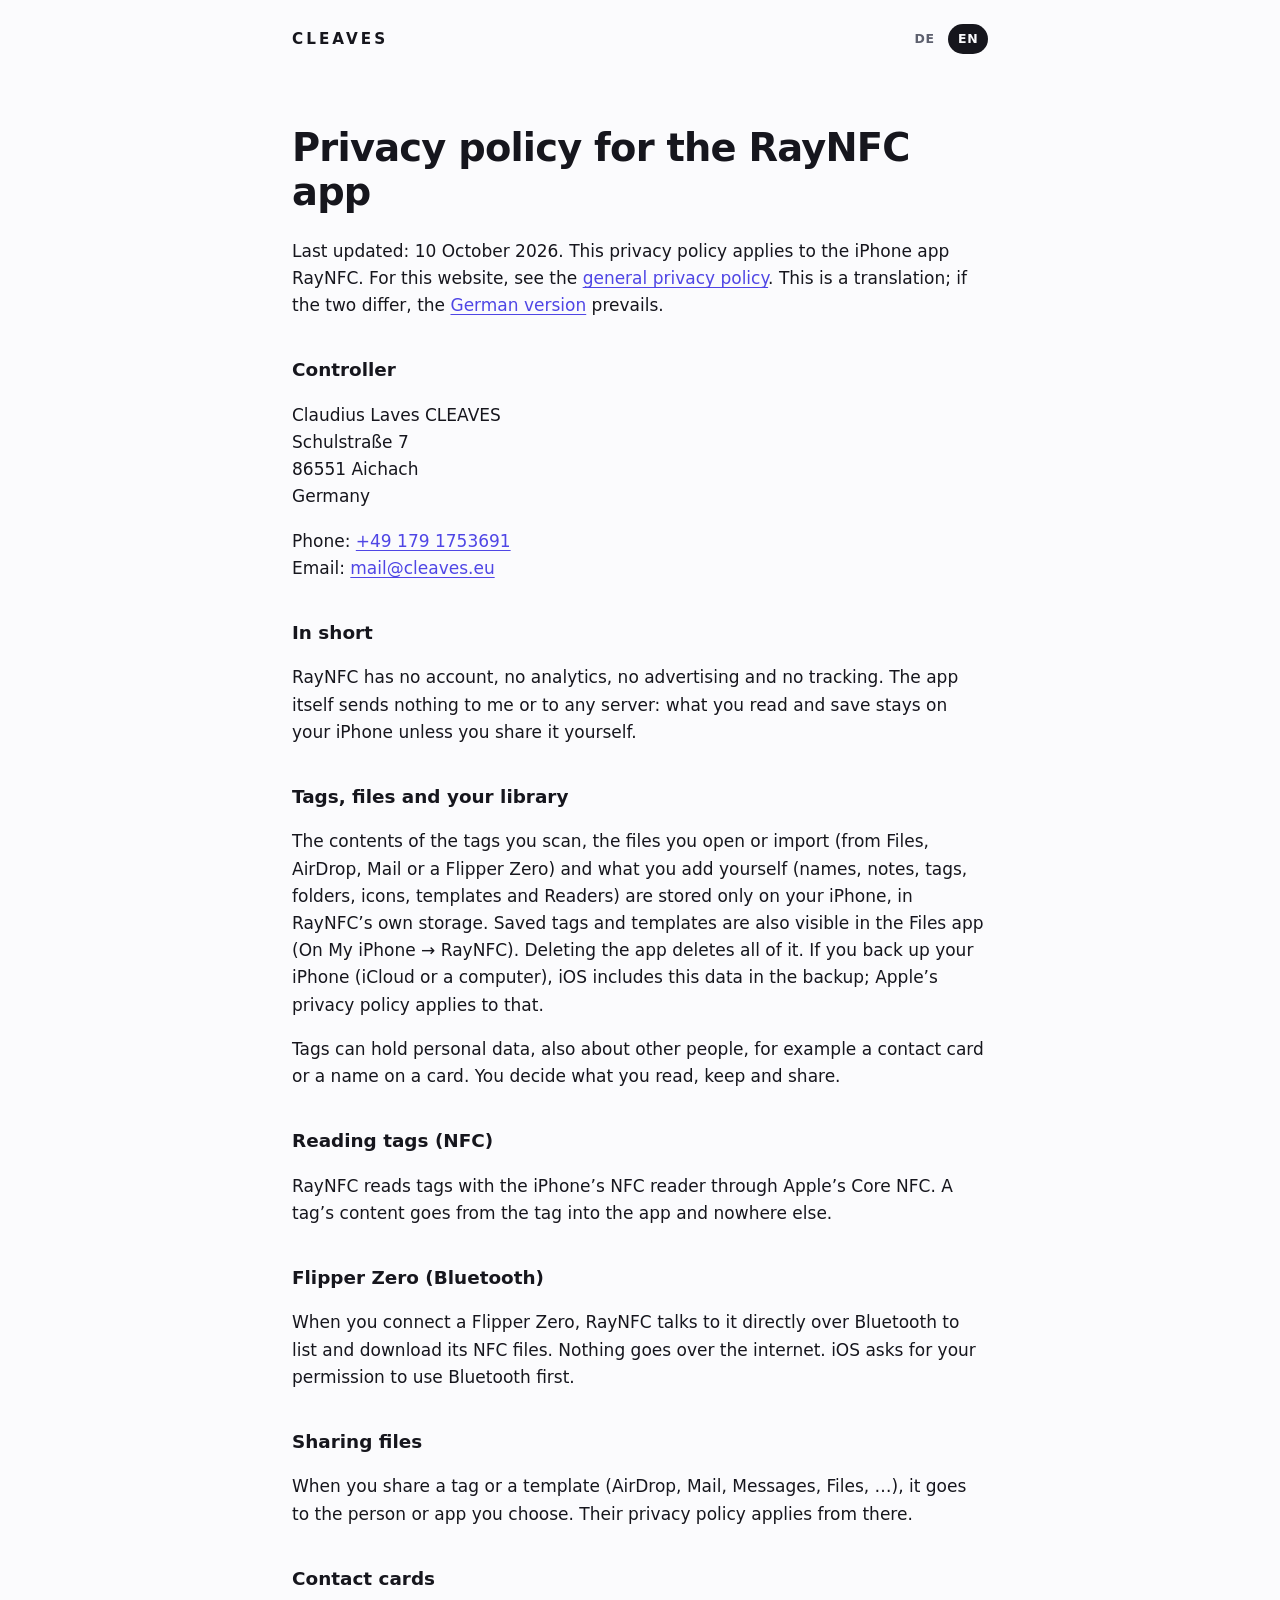
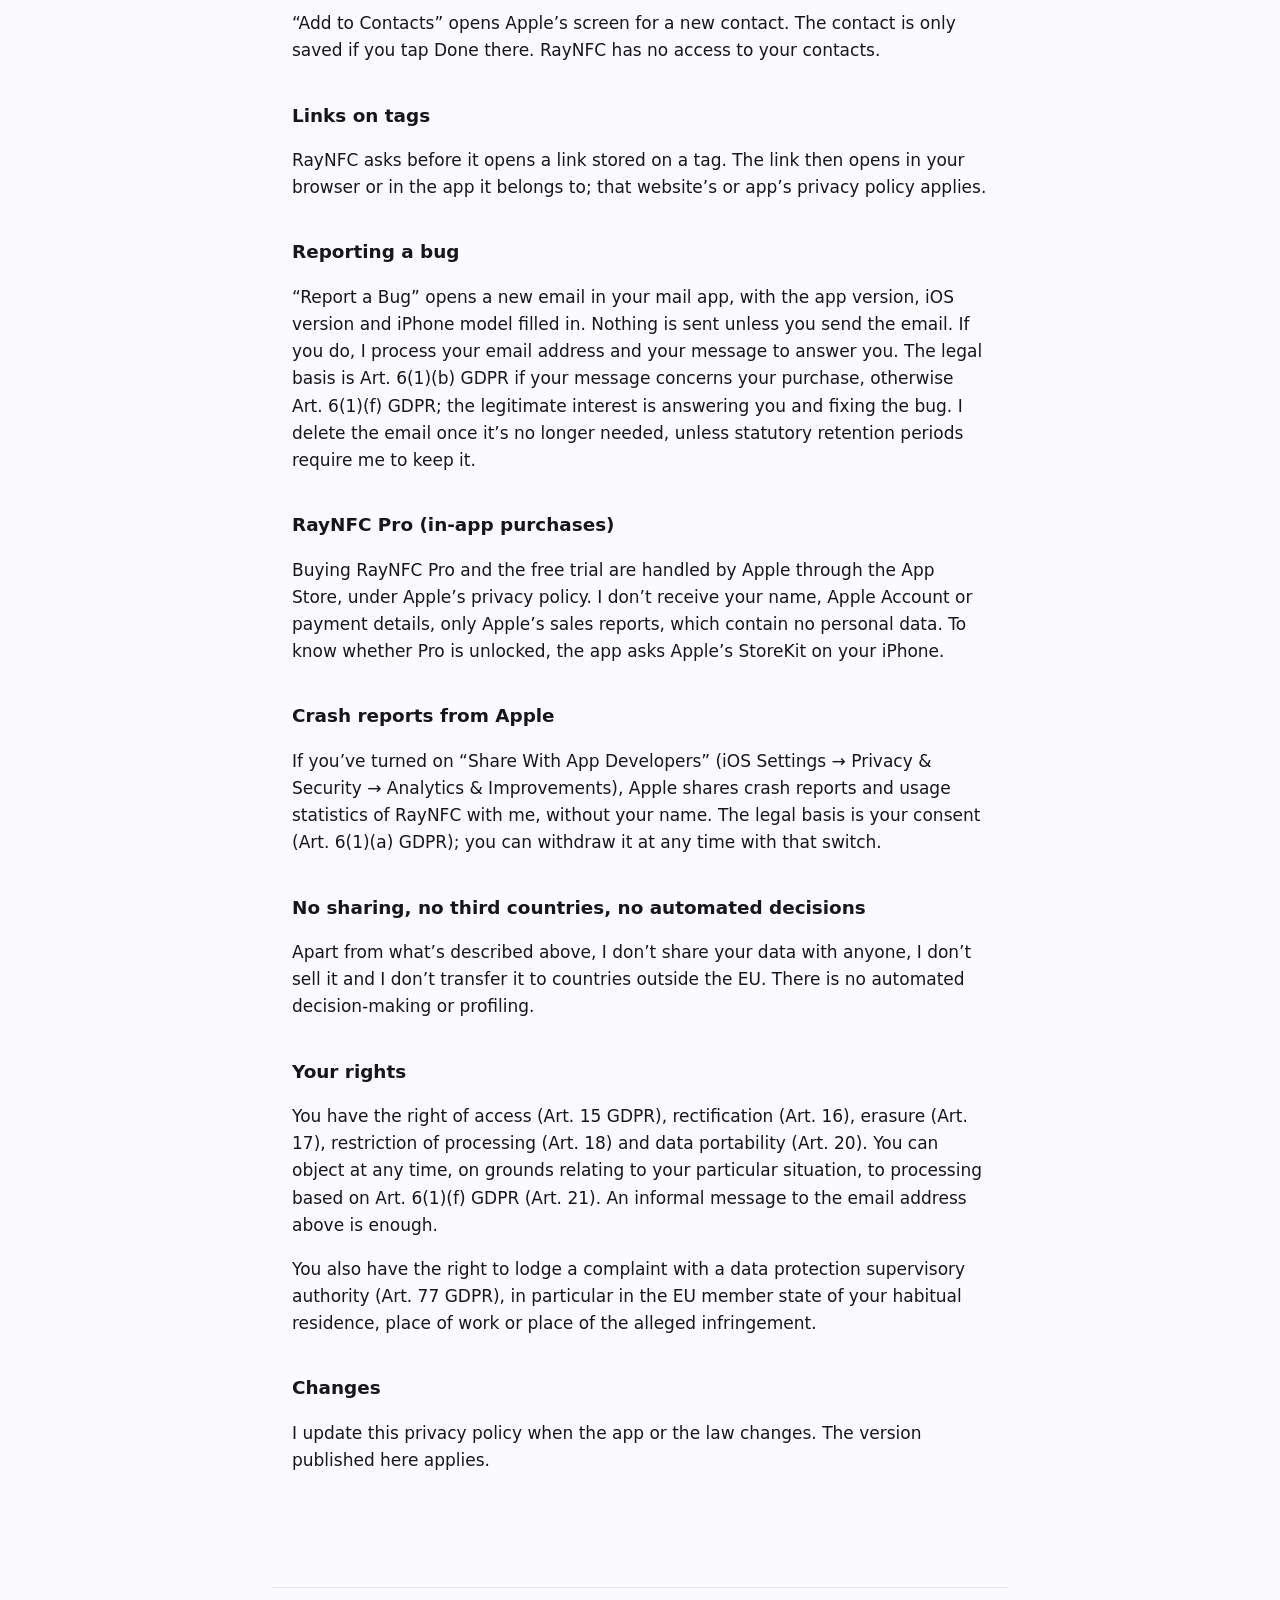
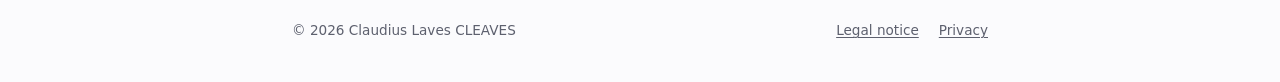
<file: en/raynfc-privacy/index.html>
<!doctype html><html lang=en><head><meta charset=utf-8><meta name=viewport content="width=device-width,initial-scale=1"><title>Privacy policy for the RayNFC app · CLEAVES</title><link rel=alternate hreflang=de href=https://www.cleaves.eu/de/raynfc-datenschutz/><link rel=alternate hreflang=en href=https://www.cleaves.eu/en/raynfc-privacy/><link rel=icon href=/favicon.svg type=image/svg+xml><link rel=stylesheet href=/css/main.min.72bade9b04f316ee5bf85beaa324b94a5d3fc0f952de2b952deb7112d5f4a98f.css integrity="sha256-crremwTzFu5b+FvqoyS5Sl0/wPlS3iuVLetxEtX0qY8="></head><body><header class="site-header wrap"><a class=wordmark href=/en/>CLEAVES</a><nav class=lang aria-label=Language><a href=/de/raynfc-datenschutz/ hreflang=de lang=de title=Deutsch>DE</a>
<span aria-current=true>EN</span></nav></header><main class=wrap><article class=page><header><h1>Privacy policy for the RayNFC app</h1></header><div class=prose><p>Last updated: 10 October 2026. This privacy policy applies to the iPhone app RayNFC. For this
website, see the <a href=/en/privacy/>general privacy policy</a>. This is a translation; if the two differ,
the <a href=/de/raynfc-datenschutz/>German version</a> prevails.</p><h2 id=controller>Controller</h2><p>Claudius Laves CLEAVES<br>Schulstraße 7<br>86551 Aichach<br>Germany</p><p>Phone: <a href=tel:+491791753691>+49 179 1753691</a><br>Email: <a href=mailto:mail@cleaves.eu>mail@cleaves.eu</a></p><h2 id=in-short>In short</h2><p>RayNFC has no account, no analytics, no advertising and no tracking. The app itself sends nothing to
me or to any server: what you read and save stays on your iPhone unless you share it yourself.</p><h2 id=tags-files-and-your-library>Tags, files and your library</h2><p>The contents of the tags you scan, the files you open or import (from Files, AirDrop, Mail or a
Flipper Zero) and what you add yourself (names, notes, tags, folders, icons, templates and Readers)
are stored only on your iPhone, in RayNFC&rsquo;s own storage. Saved tags and templates are also visible in
the Files app (On My iPhone → RayNFC). Deleting the app deletes all of it. If you back up your iPhone
(iCloud or a computer), iOS includes this data in the backup; Apple&rsquo;s privacy policy applies to that.</p><p>Tags can hold personal data, also about other people, for example a contact card or a name on a
card. You decide what you read, keep and share.</p><h2 id=reading-tags-nfc>Reading tags (NFC)</h2><p>RayNFC reads tags with the iPhone&rsquo;s NFC reader through Apple&rsquo;s Core NFC. A tag&rsquo;s content goes from
the tag into the app and nowhere else.</p><h2 id=flipper-zero-bluetooth>Flipper Zero (Bluetooth)</h2><p>When you connect a Flipper Zero, RayNFC talks to it directly over Bluetooth to list and download its
NFC files. Nothing goes over the internet. iOS asks for your permission to use Bluetooth first.</p><h2 id=sharing-files>Sharing files</h2><p>When you share a tag or a template (AirDrop, Mail, Messages, Files, …), it goes to the person or app
you choose. Their privacy policy applies from there.</p><h2 id=contact-cards>Contact cards</h2><p>&ldquo;Add to Contacts&rdquo; opens Apple&rsquo;s screen for a new contact. The contact is only saved if you tap Done
there. RayNFC has no access to your contacts.</p><h2 id=links-on-tags>Links on tags</h2><p>RayNFC asks before it opens a link stored on a tag. The link then opens in your browser or in the app
it belongs to; that website&rsquo;s or app&rsquo;s privacy policy applies.</p><h2 id=reporting-a-bug>Reporting a bug</h2><p>&ldquo;Report a Bug&rdquo; opens a new email in your mail app, with the app version, iOS version and iPhone model
filled in. Nothing is sent unless you send the email. If you do, I process your email address and
your message to answer you. The legal basis is Art. 6(1)(b) GDPR if your message concerns your
purchase, otherwise Art. 6(1)(f) GDPR; the legitimate interest is answering you and fixing the bug. I
delete the email once it&rsquo;s no longer needed, unless statutory retention periods require me to keep
it.</p><h2 id=raynfc-pro-in-app-purchases>RayNFC Pro (in-app purchases)</h2><p>Buying RayNFC Pro and the free trial are handled by Apple through the App Store, under Apple&rsquo;s
privacy policy. I don&rsquo;t receive your name, Apple Account or payment details, only Apple&rsquo;s sales
reports, which contain no personal data. To know whether Pro is unlocked, the app asks Apple&rsquo;s
StoreKit on your iPhone.</p><h2 id=crash-reports-from-apple>Crash reports from Apple</h2><p>If you&rsquo;ve turned on &ldquo;Share With App Developers&rdquo; (iOS Settings → Privacy & Security → Analytics &
Improvements), Apple shares crash reports and usage statistics of RayNFC with me, without your name.
The legal basis is your consent (Art. 6(1)(a) GDPR); you can withdraw it at any time with that
switch.</p><h2 id=no-sharing-no-third-countries-no-automated-decisions>No sharing, no third countries, no automated decisions</h2><p>Apart from what&rsquo;s described above, I don&rsquo;t share your data with anyone, I don&rsquo;t sell it and I don&rsquo;t
transfer it to countries outside the EU. There is no automated decision-making or profiling.</p><h2 id=your-rights>Your rights</h2><p>You have the right of access (Art. 15 GDPR), rectification (Art. 16), erasure (Art. 17),
restriction of processing (Art. 18) and data portability (Art. 20). You can object at any time, on
grounds relating to your particular situation, to processing based on Art. 6(1)(f) GDPR (Art. 21).
An informal message to the email address above is enough.</p><p>You also have the right to lodge a complaint with a data protection supervisory authority (Art. 77
GDPR), in particular in the EU member state of your habitual residence, place of work or place of
the alleged infringement.</p><h2 id=changes>Changes</h2><p>I update this privacy policy when the app or the law changes. The version published here applies.</p></div></article></main><footer class="site-footer wrap"><span>© 2026 Claudius Laves CLEAVES</span><nav><a href=/en/legal-notice/>Legal notice</a><a href=/en/privacy/>Privacy</a></nav></footer></body></html>
</file>
